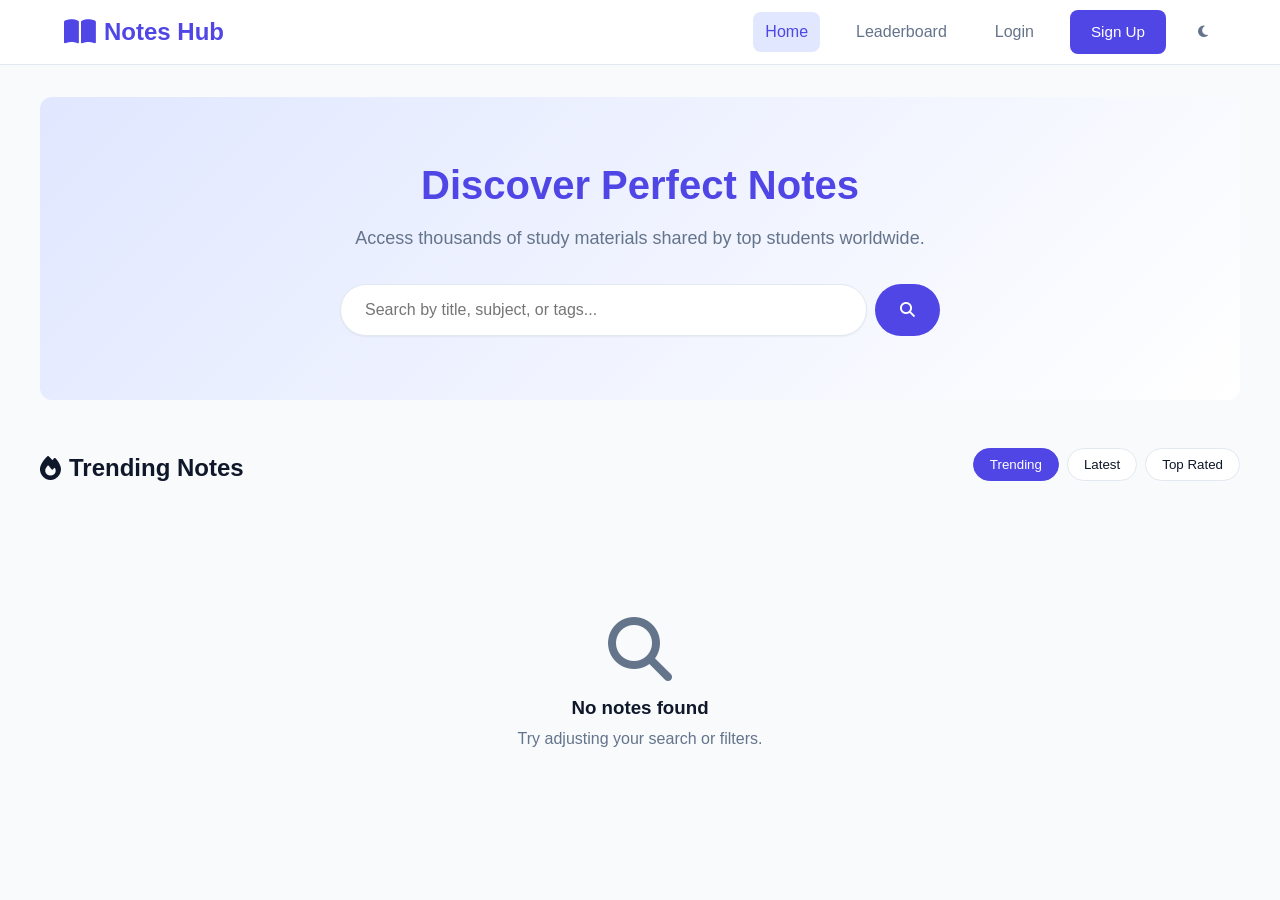
<file: index.html>
<!DOCTYPE html>
<html lang="en">

<head>
  <meta charset="UTF-8">
  <meta name="viewport" content="width=device-width, initial-scale=1.0">
  <title>Notes Hub - Discover Notes</title>
  <link rel="stylesheet" href="style.css">
  <link rel="stylesheet" href="https://cdnjs.cloudflare.com/ajax/libs/font-awesome/6.4.0/css/all.min.css">
  <style>
    .hero-section {
      text-align: center;
      padding: 4rem 1rem;
      background: linear-gradient(135deg, var(--primary-light), var(--surface-color));
      border-radius: var(--radius-lg);
      margin-bottom: 3rem;
    }

    .hero-title {
      font-size: 2.5rem;
      color: var(--primary-color);
      margin-bottom: 1rem;
    }

    .hero-subtitle {
      font-size: 1.125rem;
      color: var(--text-muted);
      max-width: 600px;
      margin: 0 auto 2rem;
    }

    .search-bar {
      max-width: 600px;
      margin: 0 auto;
      display: flex;
      gap: 0.5rem;
    }

    .search-input {
      flex: 1;
      padding: 1rem 1.5rem;
      border-radius: var(--radius-full);
      border: 1px solid var(--border-color);
      font-size: 1rem;
      box-shadow: var(--shadow-sm);
    }

    .search-input:focus {
      outline: none;
      border-color: var(--primary-color);
      box-shadow: 0 0 0 3px rgba(79, 70, 229, 0.2);
    }

    .section-header {
      display: flex;
      justify-content: space-between;
      align-items: center;
      margin-bottom: 2rem;
    }

    .section-title {
      font-size: 1.5rem;
      display: flex;
      align-items: center;
      gap: 0.5rem;
    }

    .rating-stars {
      color: var(--warning-color);
      letter-spacing: 2px;
    }

    .filter-group {
      display: flex;
      gap: 0.5rem;
      overflow-x: auto;
      padding-bottom: 0.5rem;
    }

    .filter-btn {
      padding: 0.5rem 1rem;
      border-radius: var(--radius-full);
      background: var(--surface-color);
      border: 1px solid var(--border-color);
      color: var(--text-main);
      white-space: nowrap;
      transition: all var(--transition-fast);
    }

    .filter-btn.active,
    .filter-btn:hover {
      background: var(--primary-color);
      color: white;
      border-color: var(--primary-color);
    }
  </style>
</head>

<body>
  <nav class="navbar">
    <div class="container nav-container">
      <a href="index.html" class="nav-logo">
        <i class="fas fa-book-open"></i>
        Notes Hub
      </a>
      <div class="nav-links">
        <a href="index.html" class="nav-link active">Home</a>
        <a href="upload.html" class="nav-link auth-user-only">Upload</a>
        <a href="leaderboard.html" class="nav-link">Leaderboard</a>
        <a href="saved.html" class="nav-link auth-user-only">Saved Notes</a>
        <a href="profile.html" class="nav-link auth-user-only">Profile</a>
        <a href="login.html" class="nav-link auth-guest-only">Login</a>
        <a href="signup.html" class="btn btn-primary auth-guest-only">Sign Up</a>
        <button id="theme-toggle" class="btn-icon" title="Toggle Theme">
          <i class="fas fa-moon"></i>
        </button>
        <button id="logout-btn" class="btn-icon auth-user-only" title="Logout">
          <i class="fas fa-sign-out-alt"></i>
        </button>
      </div>
      <button class="btn-icon mobile-menu-btn">
        <i class="fas fa-bars"></i>
      </button>
    </div>
  </nav>

  <main class="main-content container">
    <section class="hero-section">
      <h1 class="hero-title">Discover Perfect Notes</h1>
      <p class="hero-subtitle">Access thousands of study materials shared by top students worldwide.</p>
      <div class="search-bar">
        <input type="text" id="search-input" class="search-input" placeholder="Search by title, subject, or tags...">
        <button class="btn btn-primary" style="border-radius: var(--radius-full); padding: 0 1.5rem;"
          onclick="filterFeed()">
          <i class="fas fa-search"></i>
        </button>
      </div>
    </section>

    <!-- Controls -->
    <div class="section-header mb-8">
      <h2 class="section-title" id="feed-title"><i class="fas fa-fire text-danger"></i> Trending Notes</h2>
      <div class="filter-group">
        <button class="filter-btn active" data-filter="trending">Trending</button>
        <button class="filter-btn" data-filter="latest">Latest</button>
        <button class="filter-btn" data-filter="top">Top Rated</button>
      </div>
    </div>

    <!-- Notes Feed -->
    <div id="notes-grid" class="grid grid-cols-3 gap-6 mb-8">
      <!-- Notes injected here -->
    </div>

    <div id="empty-state" class="text-center py-8" style="display: none; padding: 4rem 1rem;">
      <i class="fas fa-search fa-4x text-muted mb-4"></i>
      <h3>No notes found</h3>
      <p class="text-muted mt-2">Try adjusting your search or filters.</p>
    </div>

  </main>

  <!-- Global Modal for Preview -->
  <div class="modal-overlay" id="preview-modal">
    <div class="modal-content">
      <div class="modal-header">
        <h3 id="preview-title">Preview</h3>
        <button class="btn-icon" id="close-modal"><i class="fas fa-times"></i></button>
      </div>
      <div class="modal-body" id="preview-body" style="height: 60vh; display: flex; flex-direction: column;">
        <!-- Inject Preview -->
      </div>
      <div class="card-footer" style="padding: 1rem 1.5rem;" id="preview-footer">
        <!-- Interactive actions (rate, comment) -->
      </div>
    </div>
  </div>

  <script src="script.js"></script>
  <script>
    let currentFilter = 'trending';

    document.addEventListener('DOMContentLoaded', () => {
      renderFeed();

      // Search bindings
      document.getElementById('search-input').addEventListener('input', (e) => {
        filterFeed(e.target.value.toLowerCase());
      });

      // Filter bindings
      document.querySelectorAll('.filter-btn').forEach(btn => {
        btn.addEventListener('click', (e) => {
          document.querySelectorAll('.filter-btn').forEach(b => b.classList.remove('active'));
          e.target.classList.add('active');
          currentFilter = e.target.getAttribute('data-filter');

          const titleMap = {
            'trending': '<i class="fas fa-fire text-danger"></i> Trending Notes',
            'latest': '<i class="fas fa-clock text-primary"></i> Latest Uploads',
            'top': '<i class="fas fa-star text-warning"></i> Top Rated Notes'
          };
          document.getElementById('feed-title').innerHTML = titleMap[currentFilter];

          renderFeed(document.getElementById('search-input').value.toLowerCase());
        });
      });

      // Modal Setup
      document.getElementById('close-modal').addEventListener('click', () => {
        document.getElementById('preview-modal').classList.remove('active');
        document.getElementById('preview-body').innerHTML = ''; // clear heavy DOM
      });
      document.getElementById('preview-modal').addEventListener('click', (e) => {
        if (e.target === document.getElementById('preview-modal')) {
          document.getElementById('close-modal').click();
        }
      });
    });

    function getStars(rating) {
      const full = Math.floor(rating);
      const half = rating % 1 >= 0.5 ? 1 : 0;
      const empty = 5 - full - half;
      return `${'<i class="fas fa-star"></i>'.repeat(full)}${'<i class="fas fa-star-half-alt"></i>'.repeat(half)}${'<i class="far fa-star"></i>'.repeat(empty)}`;
    }

    function renderFeed(searchQuery = '') {
      let notes = db.getNotes();

      // Apply Search
      if (searchQuery) {
        notes = notes.filter(n =>
          n.title.toLowerCase().includes(searchQuery) ||
          n.subject.toLowerCase().includes(searchQuery) ||
          n.tags.some(t => t.toLowerCase().includes(searchQuery)) ||
          n.uploaderName.toLowerCase().includes(searchQuery)
        );
      }

      // Apply Sort
      if (currentFilter === 'latest') {
        notes.sort((a, b) => new Date(b.uploadDate) - new Date(a.uploadDate));
      } else if (currentFilter === 'top') {
        notes.sort((a, b) => b.averageRating - a.averageRating);
      } else if (currentFilter === 'trending') {
        // Simple trending algo: downloads + rating
        notes.sort((a, b) => (b.downloadCount + b.averageRating * 5) - (a.downloadCount + a.averageRating * 5));
      }

      const grid = document.getElementById('notes-grid');
      const emptyState = document.getElementById('empty-state');
      grid.innerHTML = '';

      if (notes.length === 0) {
        emptyState.style.display = 'block';
        return;
      }

      emptyState.style.display = 'none';

      // Render Cards
      notes.forEach(note => {
        const isBookmarked = state.currentUser ? db.getBookmarks(state.currentUser.userId).includes(note.noteId) : false;

        const card = document.createElement('div');
        card.className = 'card note-card';
        card.innerHTML = `
          <div class="card-body">
            <div style="display: flex; justify-content: space-between; align-items: flex-start; margin-bottom: 0.5rem;">
              <span style="font-size: 0.75rem; font-weight: 600; text-transform: uppercase; color: var(--primary-color);">
                ${note.subject}
              </span>
              <button class="btn-icon bookmark-btn" data-id="${note.noteId}" title="Bookmark">
                <i class="${isBookmarked ? 'fas text-primary' : 'far'} fa-bookmark"></i>
              </button>
            </div>
            <h3 class="note-title">${note.title}</h3>
            <div class="note-meta">
              <span><i class="far fa-user"></i> ${note.uploaderName}</span>
              <span><i class="far fa-calendar-alt"></i> ${formatDate(note.uploadDate)}</span>
            </div>
            <div class="rating-stars mb-4" title="${note.averageRating} out of 5">
              ${getStars(note.averageRating)} <span class="text-muted" style="font-size:0.8rem; letter-spacing:0">(${note.ratingCount})</span>
            </div>
            <div class="note-tags">
              ${note.tags.slice(0, 3).map(t => `<span class="tag">${t}</span>`).join('')}
              ${note.tags.length > 3 ? `<span class="tag">+${note.tags.length - 3}</span>` : ''}
            </div>
          </div>
          <div class="card-footer">
             <div style="display:flex; gap:0.5rem">
               <button class="btn btn-secondary btn-sm preview-btn" data-id="${note.noteId}"><i class="fas fa-eye"></i> Preview</button>
             </div>
             <div class="text-muted" style="font-size: 0.875rem;">
               <i class="fas fa-download"></i> <span id="dl-count-${note.noteId}">${note.downloadCount}</span>
             </div>
          </div>
        `;
        grid.appendChild(card);
      });

      attachCardEvents();
    }

    function attachCardEvents() {
      // Bookmark Click
      document.querySelectorAll('.bookmark-btn').forEach(btn => {
        btn.addEventListener('click', (e) => {
          if (!requireAuth()) return;
          const noteId = e.currentTarget.getAttribute('data-id');
          const isMarked = db.toggleBookmark(state.currentUser.userId, noteId);
          const icon = e.currentTarget.querySelector('i');

          if (isMarked) {
            icon.className = 'fas fa-bookmark text-primary';
            showToast('Note saved to bookmarks', 'success');
          } else {
            icon.className = 'far fa-bookmark';
            showToast('Note removed from bookmarks', 'info');
          }
        });
      });

      // Preview Click
      document.querySelectorAll('.preview-btn').forEach(btn => {
        btn.addEventListener('click', (e) => {
          const noteId = e.currentTarget.getAttribute('data-id');
          openPreviewModal(noteId);
        });
      });
    }

    // Modal and Previewing Logic
    async function openPreviewModal(noteId) {
      const note = db.getNoteById(noteId);
      if (!note) return;

      document.getElementById('preview-title').innerText = note.title;
      const body = document.getElementById('preview-body');
      const footer = document.getElementById('preview-footer');

      body.innerHTML = '<div style="display:flex;justify-content:center;align-items:center;height:100%"><div class="loader"></div></div>';
      document.getElementById('preview-modal').classList.add('active');

      try {
        const blob = await fileDB.getFile(note.fileId);
        const url = URL.createObjectURL(blob);

        let previewHtml = '';
        if (note.fileType.includes('pdf')) {
          previewHtml = `<embed src="${url}#toolbar=0" type="application/pdf" width="100%" height="100%">`;
        } else if (note.fileType.includes('image')) {
          previewHtml = `<div style="text-align:center; height:100%; overflow:auto;">
                          <img src="${url}" style="max-width:100%; object-fit:contain;">
                         </div>`;
        } else {
          previewHtml = `<div style="text-align:center; padding: 3rem;">
                          <i class="fas fa-file-alt fa-4x text-muted mb-4"></i>
                          <h4>Preview not available for this format</h4>
                          <p class="text-muted mt-2">Please download the file to view its contents.</p>
                         </div>`;
        }

        body.innerHTML = previewHtml;

        // Render Action Footer (Like, Download, Comment)
        const myRating = (state.currentUser && db.getRatings()[noteId] && db.getRatings()[noteId][state.currentUser.userId]) || 0;

        footer.innerHTML = `
          <div style="display:flex; gap: 0.5rem; align-items:center;">
             <span>Rate:</span>
             <div class="interactive-stars" id="star-rater" data-note="${noteId}">
                ${[1, 2, 3, 4, 5].map(v =>
          `<i class="${v <= myRating ? 'fas text-warning' : 'far text-muted'} fa-star" data-val="${v}" style="cursor:pointer; font-size:1.2rem;" title="${v} Star"></i>`
        ).join('')}
             </div>
          </div>
          <div>
            <!-- We can add a go to comments button or direct download -->
            <button class="btn btn-primary download-action-btn" data-id="${noteId}">
              <i class="fas fa-download"></i> Download (${(blob.size / 1024 / 1024).toFixed(2)} MB)
            </button>
          </div>
        `;

        // Attach rater events
        const stars = footer.querySelectorAll('#star-rater i');
        stars.forEach(s => {
          s.addEventListener('click', (e) => {
            if (!requireAuth()) return;
            const val = parseInt(e.target.getAttribute('data-val'));
            db.rateNote(noteId, state.currentUser.userId, val);
            showToast('Rating updated!', 'success');
            // Re-render modal footer stars
            stars.forEach((st, idx) => {
              st.className = (idx < val) ? 'fas fa-star text-warning' : 'far fa-star text-muted';
            });
            // Check badges
            checkAndAwardBadges(note.uploaderId);
            // Background update feed silently
            renderFeed(document.getElementById('search-input').value.toLowerCase());
          });
        });

        // Attach download event
        footer.querySelector('.download-action-btn').addEventListener('click', () => {
          const a = document.createElement('a');
          a.href = url;
          a.download = note.fileName;
          document.body.appendChild(a);
          a.click();
          a.remove();

          // Update download count
          note.downloadCount++;
          db.updateNote(note);

          // Update badges for uploader
          checkAndAwardBadges(note.uploaderId);

          // Update user's download stat
          if (state.currentUser) {
            const u = db.getUserById(state.currentUser.userId);
            u.downloads++;
            db.updateUser(u);
          }

          document.getElementById(`dl-count-${noteId}`).innerText = note.downloadCount;

          showToast('Download started', 'success');
        });

      } catch (e) {
        console.error(e);
        body.innerHTML = `<div style="text-align:center; padding:2rem; color:var(--danger-color)">
                            <i class="fas fa-exclamation-triangle fa-3x mb-2"></i>
                            <p>Error loading file preview. The file may be corrupted or missing.</p>
                          </div>`;
      }
    }
  </script>
</body>

</html>
</file>
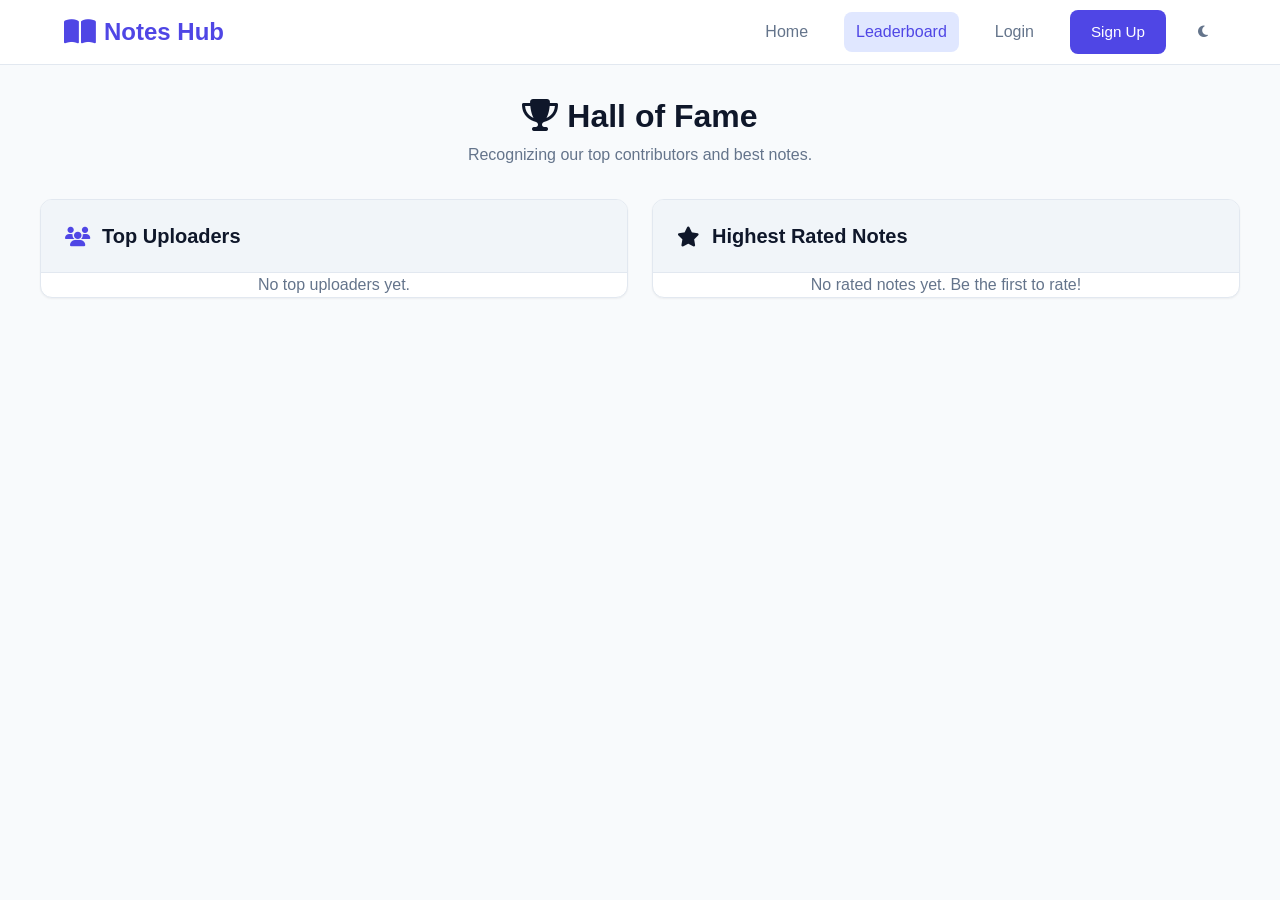
<file: leaderboard.html>
<!DOCTYPE html>
<html lang="en">

<head>
  <meta charset="UTF-8">
  <meta name="viewport" content="width=device-width, initial-scale=1.0">
  <title>Leaderboard - Notes Hub</title>
  <link rel="stylesheet" href="style.css">
  <link rel="stylesheet" href="https://cdnjs.cloudflare.com/ajax/libs/font-awesome/6.4.0/css/all.min.css">
  <style>
    .leaderboard-title {
      text-align: center;
      margin-bottom: 2rem;
      color: var(--primary-color);
    }

    .leaderboard-section {
      background: var(--surface-color);
      border-radius: var(--radius-lg);
      border: 1px solid var(--border-color);
      overflow: hidden;
      margin-bottom: 3rem;
      box-shadow: var(--shadow-sm);
    }

    .leaderboard-header {
      padding: 1.5rem;
      background: var(--surface-hover);
      border-bottom: 1px solid var(--border-color);
      display: flex;
      align-items: center;
      gap: 0.75rem;
    }

    .leaderboard-header h2 {
      margin: 0;
      font-size: 1.25rem;
    }

    .lb-row {
      display: flex;
      align-items: center;
      padding: 1rem 1.5rem;
      border-bottom: 1px solid var(--border-color);
      transition: background-color var(--transition-fast);
    }

    .lb-row:last-child {
      border-bottom: none;
    }

    .lb-row:hover {
      background-color: var(--bg-color);
    }

    .lb-rank {
      width: 40px;
      font-weight: 700;
      font-size: 1.2rem;
      color: var(--text-muted);
    }

    .lb-rank.gold {
      color: #fbbf24;
      font-size: 1.5rem;
    }

    .lb-rank.silver {
      color: #9ca3af;
      font-size: 1.3rem;
    }

    .lb-rank.bronze {
      color: #b45309;
      font-size: 1.2rem;
    }

    .lb-main {
      flex: 1;
      display: flex;
      align-items: center;
      gap: 1rem;
    }

    .lb-avatar {
      width: 40px;
      height: 40px;
      border-radius: 50%;
      background: var(--primary-light);
      color: var(--primary-color);
      display: flex;
      align-items: center;
      justify-content: center;
      font-weight: 600;
    }

    .lb-name {
      font-weight: 600;
      color: var(--text-main);
    }

    .lb-stat {
      text-align: right;
      font-weight: 600;
      color: var(--primary-color);
    }

    .lb-stat span {
      display: block;
      font-size: 0.75rem;
      color: var(--text-muted);
      font-weight: 400;
    }
  </style>
</head>

<body>
  <nav class="navbar">
    <div class="container nav-container">
      <a href="index.html" class="nav-logo">
        <i class="fas fa-book-open"></i>
        Notes Hub
      </a>
      <div class="nav-links">
        <a href="index.html" class="nav-link">Home</a>
        <a href="upload.html" class="nav-link auth-user-only">Upload</a>
        <a href="leaderboard.html" class="nav-link active">Leaderboard</a>
        <a href="saved.html" class="nav-link auth-user-only">Saved Notes</a>
        <a href="profile.html" class="nav-link auth-user-only">Profile</a>
        <a href="login.html" class="nav-link auth-guest-only">Login</a>
        <a href="signup.html" class="btn btn-primary auth-guest-only">Sign Up</a>
        <button id="theme-toggle" class="btn-icon" title="Toggle Theme">
          <i class="fas fa-moon"></i>
        </button>
        <button id="logout-btn" class="btn-icon auth-user-only" title="Logout">
          <i class="fas fa-sign-out-alt"></i>
        </button>
      </div>
      <button class="btn-icon mobile-menu-btn">
        <i class="fas fa-bars"></i>
      </button>
    </div>
  </nav>

  <main class="main-content container">
    <div class="leaderboard-title">
      <h1><i class="fas fa-trophy"></i> Hall of Fame</h1>
      <p class="text-muted mt-2">Recognizing our top contributors and best notes.</p>
    </div>

    <div class="grid grid-cols-2 gap-6">

      <!-- Top Uploaders -->
      <section class="leaderboard-section">
        <div class="leaderboard-header">
          <i class="fas fa-users text-primary fa-lg"></i>
          <h2>Top Uploaders</h2>
        </div>
        <div id="users-lb">
          <!-- Injected JS -->
        </div>
      </section>

      <!-- Top Notes -->
      <section class="leaderboard-section">
        <div class="leaderboard-header">
          <i class="fas fa-star text-warning fa-lg"></i>
          <h2>Highest Rated Notes</h2>
        </div>
        <div id="notes-lb">
          <!-- Injected JS -->
        </div>
      </section>

    </div>
  </main>

  <script src="script.js"></script>
  <script>
    document.addEventListener('DOMContentLoaded', () => {
      renderUploaders();
      renderNotes();
    });

    function getRankHtml(index) {
      if (index === 0) return `<div class="lb-rank gold"><i class="fas fa-medal"></i></div>`;
      if (index === 1) return `<div class="lb-rank silver"><i class="fas fa-medal"></i></div>`;
      if (index === 2) return `<div class="lb-rank bronze"><i class="fas fa-medal"></i></div>`;
      return `<div class="lb-rank">#${index + 1}</div>`;
    }

    function renderUploaders() {
      const users = db.getUsers().sort((a, b) => b.uploads - a.uploads).slice(0, 10);
      const container = document.getElementById('users-lb');

      if (users.length === 0 || users[0].uploads === 0) {
        container.innerHTML = `<div class="text-center py-8 text-muted">No top uploaders yet.</div>`;
        return;
      }

      container.innerHTML = users.filter(u => u.uploads > 0).map((u, i) => `
        <div class="lb-row">
          ${getRankHtml(i)}
          <div class="lb-main">
            <div class="lb-avatar">${u.username.charAt(0).toUpperCase()}</div>
            <div class="lb-name">
              ${u.username}
              <div style="font-size:0.75rem; color:var(--text-muted); font-weight:400; margin-top:0.25rem;">
                ${u.badges.length > 0 ? `<i class="fas fa-tag text-warning"></i> ${u.badges[0]}` : ''}
              </div>
            </div>
          </div>
          <div class="lb-stat">
            ${u.uploads}
            <span>Uploads</span>
          </div>
        </div>
      `).join('');
    }

    function renderNotes() {
      // Must have at least 1 rating
      const notes = db.getNotes()
        .filter(n => n.ratingCount > 0)
        .sort((a, b) => parseFloat(b.averageRating) - parseFloat(a.averageRating))
        .slice(0, 10);

      const container = document.getElementById('notes-lb');

      if (notes.length === 0) {
        container.innerHTML = `<div class="text-center py-8 text-muted">No rated notes yet. Be the first to rate!</div>`;
        return;
      }

      container.innerHTML = notes.map((n, i) => `
        <div class="lb-row">
          ${getRankHtml(i)}
          <div class="lb-main block">
            <div class="lb-name" style="margin-bottom:0.25rem;">${n.title}</div>
            <div style="font-size:0.8rem; color:var(--text-muted)">
              By ${n.uploaderName} &bull; ${n.subject}
            </div>
          </div>
          <div class="lb-stat" style="color:var(--warning-color)">
            <i class="fas fa-star"></i> ${n.averageRating}
            <span>${n.ratingCount} ratings</span>
          </div>
        </div>
      `).join('');
    }
  </script>
</body>

</html>
</file>
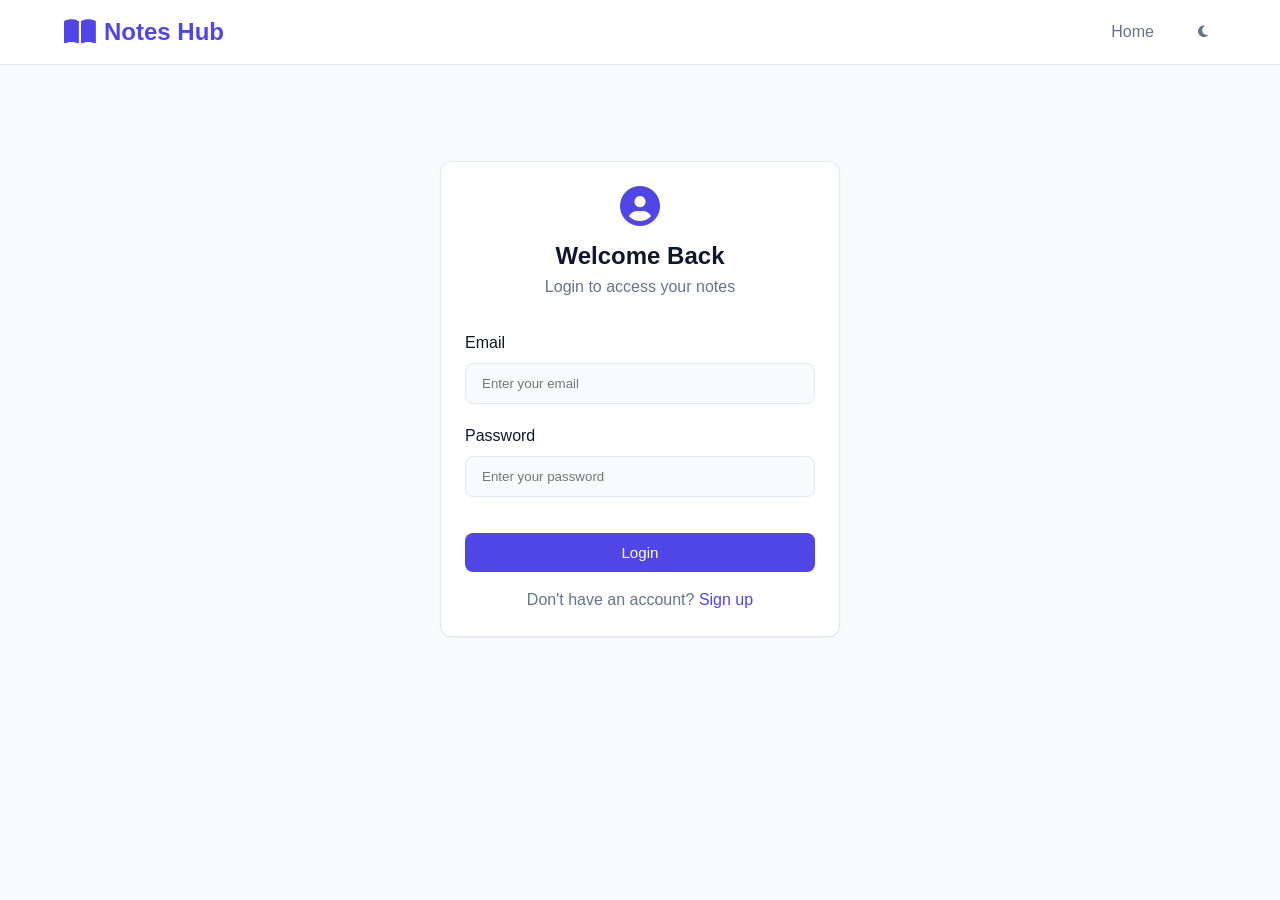
<file: login.html>
<!DOCTYPE html>
<html lang="en">

<head>
  <meta charset="UTF-8">
  <meta name="viewport" content="width=device-width, initial-scale=1.0">
  <title>Login - Notes Hub</title>
  <link rel="stylesheet" href="style.css">
  <link rel="stylesheet" href="https://cdnjs.cloudflare.com/ajax/libs/font-awesome/6.4.0/css/all.min.css">
  <style>
    .auth-container {
      max-width: 400px;
      margin: 4rem auto;
    }

    .auth-header {
      text-align: center;
      margin-bottom: 2rem;
    }

    .auth-logo {
      font-size: 2.5rem;
      color: var(--primary-color);
      margin-bottom: 1rem;
    }
  </style>
</head>

<body>
  <nav class="navbar">
    <div class="container nav-container">
      <a href="index.html" class="nav-logo">
        <i class="fas fa-book-open"></i>
        Notes Hub
      </a>
      <div class="nav-links">
        <a href="index.html" class="nav-link">Home</a>
        <button id="theme-toggle" class="btn-icon" title="Toggle Theme">
          <i class="fas fa-moon"></i>
        </button>
      </div>
    </div>
  </nav>

  <main class="main-content container">
    <div class="auth-container card">
      <div class="card-body">
        <div class="auth-header">
          <i class="fas fa-user-circle auth-logo"></i>
          <h2>Welcome Back</h2>
          <p class="text-muted mt-1">Login to access your notes</p>
        </div>

        <form id="login-form">
          <div class="form-group">
            <label for="email" class="form-label">Email</label>
            <input type="email" id="email" class="form-control" required placeholder="Enter your email">
          </div>
          <div class="form-group">
            <label for="password" class="form-label">Password</label>
            <input type="password" id="password" class="form-control" required placeholder="Enter your password">
          </div>
          <button type="submit" class="btn btn-primary w-full mt-4">Login</button>
        </form>

        <p class="text-center mt-4 text-muted">
          Don't have an account? <a href="signup.html">Sign up</a>
        </p>
      </div>
    </div>
  </main>

  <script src="script.js"></script>
  <script>
    document.addEventListener('DOMContentLoaded', () => {
      // If already logged in, redirect
      if (state.currentUser) {
        window.location.href = 'index.html';
      }

      const form = document.getElementById('login-form');
      form.addEventListener('submit', (e) => {
        e.preventDefault();
        const email = document.getElementById('email').value.trim();
        const password = document.getElementById('password').value;

        const user = db.getUserByEmail(email);

        if (!user || user.password !== password) {
          showToast('Invalid email or password', 'error');
          return;
        }

        // Success
        localStorage.setItem('activeUser', user.userId);
        state.currentUser = user;
        showToast(`Welcome back, ${user.username}!`, 'success');

        setTimeout(() => {
          const redirect = localStorage.getItem('redirectAfterLogin') || 'index.html';
          localStorage.removeItem('redirectAfterLogin');
          window.location.href = redirect;
        }, 1000);
      });
    });
  </script>
</body>

</html>
</file>
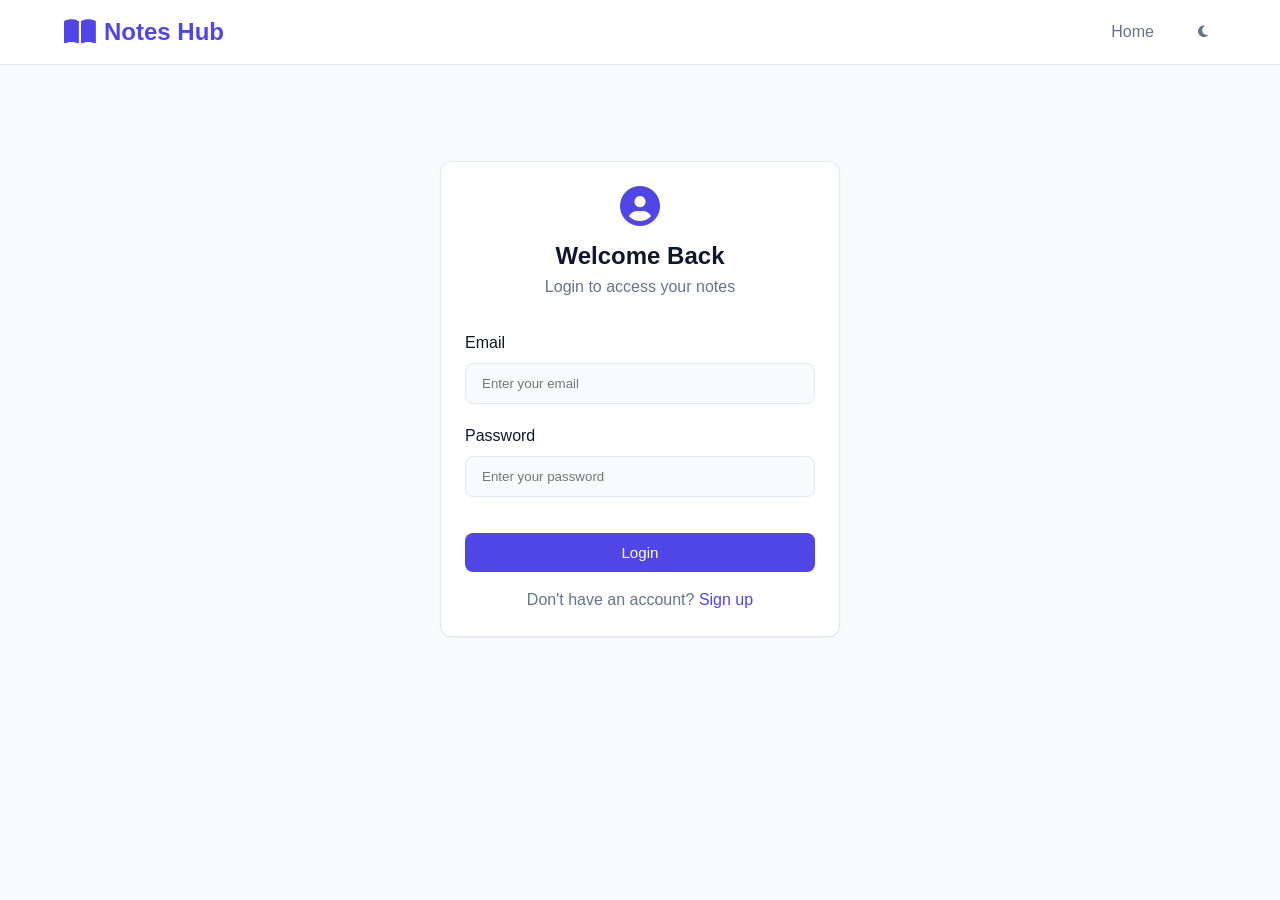
<file: profile.html>
<!DOCTYPE html>
<html lang="en">

<head>
  <meta charset="UTF-8">
  <meta name="viewport" content="width=device-width, initial-scale=1.0">
  <title>Your Profile - Notes Hub</title>
  <link rel="stylesheet" href="style.css">
  <link rel="stylesheet" href="https://cdnjs.cloudflare.com/ajax/libs/font-awesome/6.4.0/css/all.min.css">
  <style>
    .profile-header {
      display: flex;
      flex-direction: column;
      align-items: center;
      text-align: center;
      padding: 3rem 1.5rem;
      background: linear-gradient(135deg, var(--primary-light), var(--surface-color));
      border-radius: var(--radius-lg);
      margin-bottom: 2rem;
    }

    .profile-avatar {
      width: 120px;
      height: 120px;
      background-color: var(--primary-color);
      color: white;
      border-radius: 50%;
      display: flex;
      align-items: center;
      justify-content: center;
      font-size: 3rem;
      margin-bottom: 1.5rem;
      box-shadow: var(--shadow-md);
    }

    .profile-name {
      font-size: 2rem;
      color: var(--text-main);
      margin-bottom: 0.5rem;
    }

    .profile-join-date {
      color: var(--text-muted);
      margin-bottom: 1.5rem;
    }

    .stats-grid {
      display: grid;
      grid-template-columns: repeat(3, 1fr);
      gap: 1.5rem;
      width: 100%;
      max-width: 800px;
      margin-bottom: 2rem;
    }

    .stat-card {
      background-color: var(--surface-color);
      padding: 1.5rem;
      border-radius: var(--radius-md);
      border: 1px solid var(--border-color);
      box-shadow: var(--shadow-sm);
    }

    .stat-value {
      font-size: 2rem;
      font-weight: 700;
      color: var(--primary-color);
      margin-bottom: 0.5rem;
    }

    .stat-label {
      color: var(--text-muted);
      font-weight: 500;
    }

    .badges-section {
      width: 100%;
      max-width: 800px;
      background-color: var(--surface-color);
      padding: 2rem;
      border-radius: var(--radius-lg);
      border: 1px solid var(--border-color);
    }

    .badges-container {
      display: flex;
      flex-wrap: wrap;
      gap: 1rem;
      margin-top: 1rem;
      justify-content: center;
    }

    .empty-badges {
      color: var(--text-muted);
      font-style: italic;
    }

    @media (max-width: 768px) {
      .stats-grid {
        grid-template-columns: 1fr;
      }
    }
  </style>
</head>

<body>
  <nav class="navbar">
    <div class="container nav-container">
      <a href="index.html" class="nav-logo">
        <i class="fas fa-book-open"></i>
        Notes Hub
      </a>
      <div class="nav-links">
        <a href="index.html" class="nav-link">Home</a>
        <a href="upload.html" class="nav-link auth-user-only">Upload</a>
        <a href="leaderboard.html" class="nav-link">Leaderboard</a>
        <a href="saved.html" class="nav-link auth-user-only">Saved Notes</a>
        <a href="profile.html" class="nav-link active auth-user-only">Profile</a>
        <button id="theme-toggle" class="btn-icon" title="Toggle Theme">
          <i class="fas fa-moon"></i>
        </button>
        <button id="logout-btn" class="btn-icon auth-user-only" title="Logout">
          <i class="fas fa-sign-out-alt"></i>
        </button>
      </div>
      <button class="btn-icon mobile-menu-btn">
        <i class="fas fa-bars"></i>
      </button>
    </div>
  </nav>

  <main class="main-content container">
    <div class="profile-header">
      <div class="profile-avatar">
        <i class="fas fa-user"></i>
      </div>
      <h1 class="profile-name" id="p-username">User</h1>
      <p class="profile-join-date" id="p-join">Joined ...</p>

      <div class="stats-grid">
        <div class="stat-card">
          <div class="stat-value" id="p-uploads">0</div>
          <div class="stat-label">Total Uploads</div>
        </div>
        <div class="stat-card">
          <div class="stat-value" id="p-downloads">0</div>
          <div class="stat-label">Notes Downloaded</div>
        </div>
        <div class="stat-card">
          <div class="stat-value" id="p-rating">0.0</div>
          <div class="stat-label">Avg Rating</div>
        </div>
      </div>

      <div class="badges-section">
        <h3><i class="fas fa-medal text-warning"></i> Your Achievements</h3>
        <div class="badges-container" id="badges-container">
          <!-- dynamically injected -->
        </div>
      </div>
    </div>

    <!-- My Uploaded Notes -->
    <h2 class="mb-4"><i class="fas fa-cloud-upload-alt text-primary"></i> My Uploads</h2>
    <div id="my-notes-grid" class="grid grid-cols-3 gap-6 mb-8"></div>
    <div id="empty-state" class="text-center py-8" style="display: none;">
      <i class="fas fa-file-excel fa-3x text-muted mb-4"></i>
      <p class="text-muted">You haven't uploaded any notes yet.</p>
      <a href="upload.html" class="btn btn-primary mt-4">Upload Now</a>
    </div>
  </main>

  <script src="script.js"></script>
  <script>
    document.addEventListener('DOMContentLoaded', () => {
      if (!requireAuth()) return;

      const user = db.getUserById(state.currentUser.userId);
      if (!user) return; // fail safe

      // Render details
      document.getElementById('p-username').innerText = user.username;
      document.getElementById('p-join').innerText = `Joined ${formatDate(user.joinDate)}`;
      document.getElementById('p-uploads').innerText = user.uploads;
      document.getElementById('p-downloads').innerText = user.downloads;
      document.getElementById('p-rating').innerText = user.averageRating;

      // Render Badges
      const badgesContainer = document.getElementById('badges-container');
      if (user.badges && user.badges.length > 0) {
        badgesContainer.innerHTML = user.badges.map(b =>
          `<span class="badge"><i class="fas fa-star"></i> ${b}</span>`
        ).join('');
      } else {
        badgesContainer.innerHTML = `<span class="empty-badges">Complete actions like uploading and rating to earn badges!</span>`;
      }

      // Render Uploads
      const myNotes = db.getNotes().filter(n => n.uploaderId === user.userId);
      const grid = document.getElementById('my-notes-grid');
      const emptyState = document.getElementById('empty-state');

      if (myNotes.length === 0) {
        emptyState.style.display = 'block';
      } else {
        emptyState.style.display = 'none';
        myNotes.sort((a, b) => new Date(b.uploadDate) - new Date(a.uploadDate)).forEach(note => {
          const card = document.createElement('div');
          card.className = 'card note-card';
          card.innerHTML = `
            <div class="card-body">
              <span style="font-size: 0.75rem; font-weight: 600; text-transform: uppercase; color: var(--primary-color);">
                ${note.subject}
              </span>
              <h3 class="note-title mt-1">${note.title}</h3>
              <div class="note-meta mt-2 mb-2">
                <span><i class="far fa-calendar-alt"></i> ${formatDate(note.uploadDate)}</span>
              </div>
              <div class="text-warning mb-2" style="font-size: 0.9rem;">
                <i class="fas fa-star"></i> ${note.averageRating} (${note.ratingCount})
              </div>
            </div>
            <div class="card-footer text-muted justify-content-start" style="gap:1rem;">
               <span><i class="fas fa-download"></i> ${note.downloadCount}</span>
            </div>
          `;
          grid.appendChild(card);
        });
      }
    });
  </script>
</body>

</html>
</file>
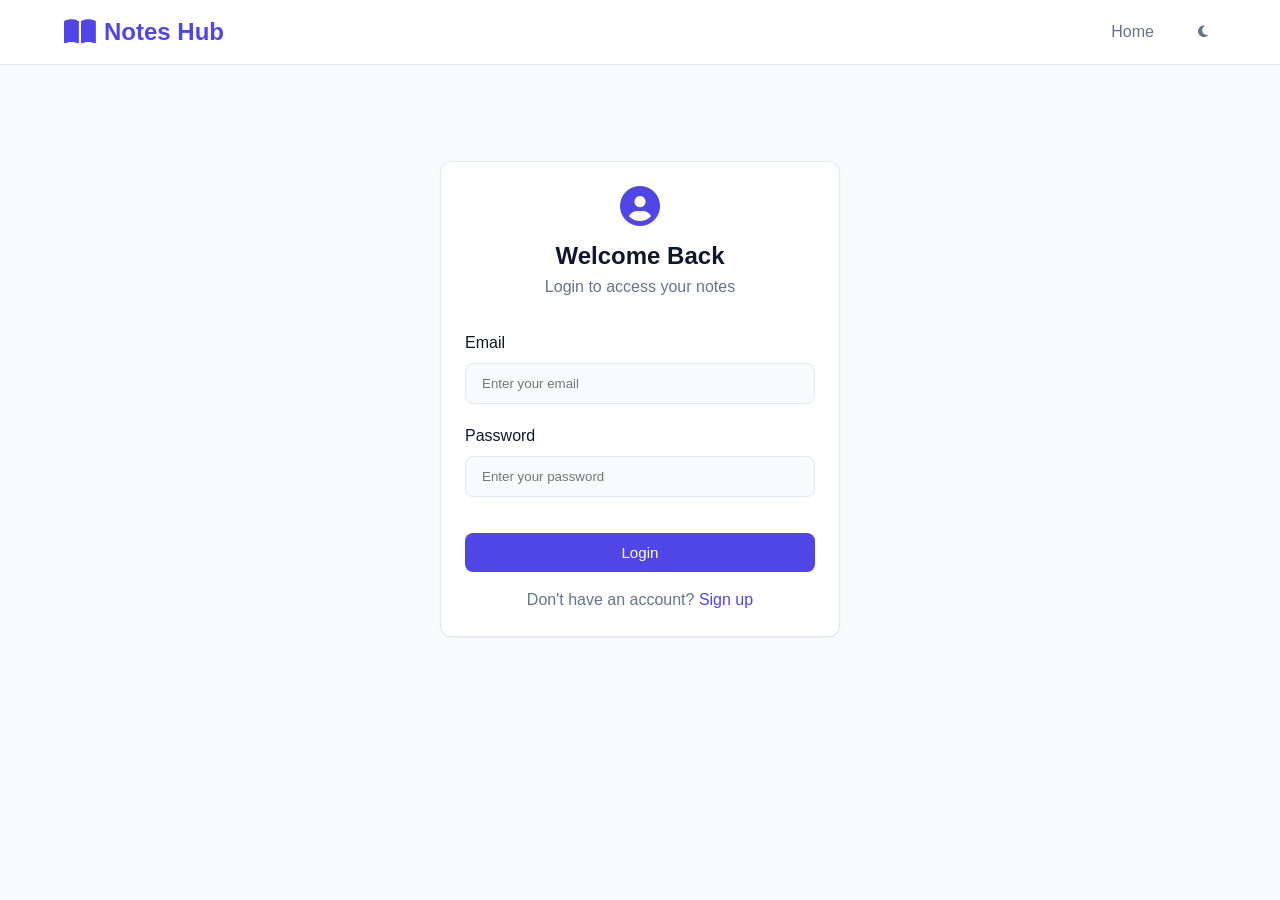
<file: saved.html>
<!DOCTYPE html>
<html lang="en">

<head>
  <meta charset="UTF-8">
  <meta name="viewport" content="width=device-width, initial-scale=1.0">
  <title>Saved Notes - Notes Hub</title>
  <link rel="stylesheet" href="style.css">
  <link rel="stylesheet" href="https://cdnjs.cloudflare.com/ajax/libs/font-awesome/6.4.0/css/all.min.css">
</head>

<body>
  <nav class="navbar">
    <div class="container nav-container">
      <a href="index.html" class="nav-logo">
        <i class="fas fa-book-open"></i>
        Notes Hub
      </a>
      <div class="nav-links">
        <a href="index.html" class="nav-link">Home</a>
        <a href="upload.html" class="nav-link auth-user-only">Upload</a>
        <a href="leaderboard.html" class="nav-link">Leaderboard</a>
        <a href="saved.html" class="nav-link active auth-user-only">Saved Notes</a>
        <a href="profile.html" class="nav-link auth-user-only">Profile</a>
        <button id="theme-toggle" class="btn-icon" title="Toggle Theme">
          <i class="fas fa-moon"></i>
        </button>
        <button id="logout-btn" class="btn-icon auth-user-only" title="Logout">
          <i class="fas fa-sign-out-alt"></i>
        </button>
      </div>
      <button class="btn-icon mobile-menu-btn">
        <i class="fas fa-bars"></i>
      </button>
    </div>
  </nav>

  <main class="main-content container">
    <h1 class="mb-2"><i class="fas fa-bookmark text-primary"></i> My Saved Notes</h1>
    <p class="text-muted mb-8">Access your bookmarked materials quickly.</p>

    <div id="notes-grid" class="grid grid-cols-3 gap-6 mb-8">
      <!-- Notes injected here -->
    </div>

    <div id="empty-state" class="text-center py-8" style="display: none; padding: 4rem 1rem;">
      <i class="far fa-bookmark fa-4x text-muted mb-4"></i>
      <h3>No saved notes</h3>
      <p class="text-muted mt-2">Browse the feed and bookmark notes you want to read later.</p>
      <a href="index.html" class="btn btn-primary mt-4">Browse Notes</a>
    </div>

  </main>

  <script src="script.js"></script>
  <script>
    document.addEventListener('DOMContentLoaded', () => {
      if (!requireAuth()) return;
      renderSavedFeed();
    });

    function getStars(rating) {
      const full = Math.floor(rating);
      const half = rating % 1 >= 0.5 ? 1 : 0;
      const empty = 5 - full - half;
      return `${'<i class="fas fa-star"></i>'.repeat(full)}${'<i class="fas fa-star-half-alt"></i>'.repeat(half)}${'<i class="far fa-star"></i>'.repeat(empty)}`;
    }

    function renderSavedFeed() {
      const bookmarks = db.getBookmarks(state.currentUser.userId);
      const allNotes = db.getNotes();

      const savedNotes = allNotes.filter(n => bookmarks.includes(n.noteId));

      const grid = document.getElementById('notes-grid');
      const emptyState = document.getElementById('empty-state');
      grid.innerHTML = '';

      if (savedNotes.length === 0) {
        emptyState.style.display = 'block';
        return;
      }

      emptyState.style.display = 'none';

      savedNotes.forEach(note => {
        const card = document.createElement('div');
        card.className = 'card note-card';
        card.innerHTML = `
          <div class="card-body">
            <div style="display: flex; justify-content: space-between; align-items: flex-start; margin-bottom: 0.5rem;">
              <span style="font-size: 0.75rem; font-weight: 600; text-transform: uppercase; color: var(--primary-color);">
                ${note.subject}
              </span>
              <button class="btn-icon bookmark-btn" data-id="${note.noteId}" title="Remove Bookmark">
                <i class="fas fa-bookmark text-primary"></i>
              </button>
            </div>
            <h3 class="note-title">${note.title}</h3>
            <div class="note-meta">
              <span><i class="far fa-user"></i> ${note.uploaderName}</span>
              <span><i class="far fa-calendar-alt"></i> ${formatDate(note.uploadDate)}</span>
            </div>
            <div class="rating-stars mb-4">
              ${getStars(note.averageRating)} <span class="text-muted" style="font-size:0.8rem;">(${note.ratingCount})</span>
            </div>
          </div>
          <div class="card-footer justify-content-start">
             <a href="index.html" class="btn btn-secondary btn-sm"><i class="fas fa-eye"></i> View in Feed</a>
          </div>
        `;
        grid.appendChild(card);
      });

      // Bookmark Removal
      document.querySelectorAll('.bookmark-btn').forEach(btn => {
        btn.addEventListener('click', (e) => {
          const noteId = e.currentTarget.getAttribute('data-id');
          db.toggleBookmark(state.currentUser.userId, noteId);
          showToast('Note removed from bookmarks', 'info');
          // Re-render
          renderSavedFeed();
        });
      });
    }
  </script>
</body>

</html>
</file>
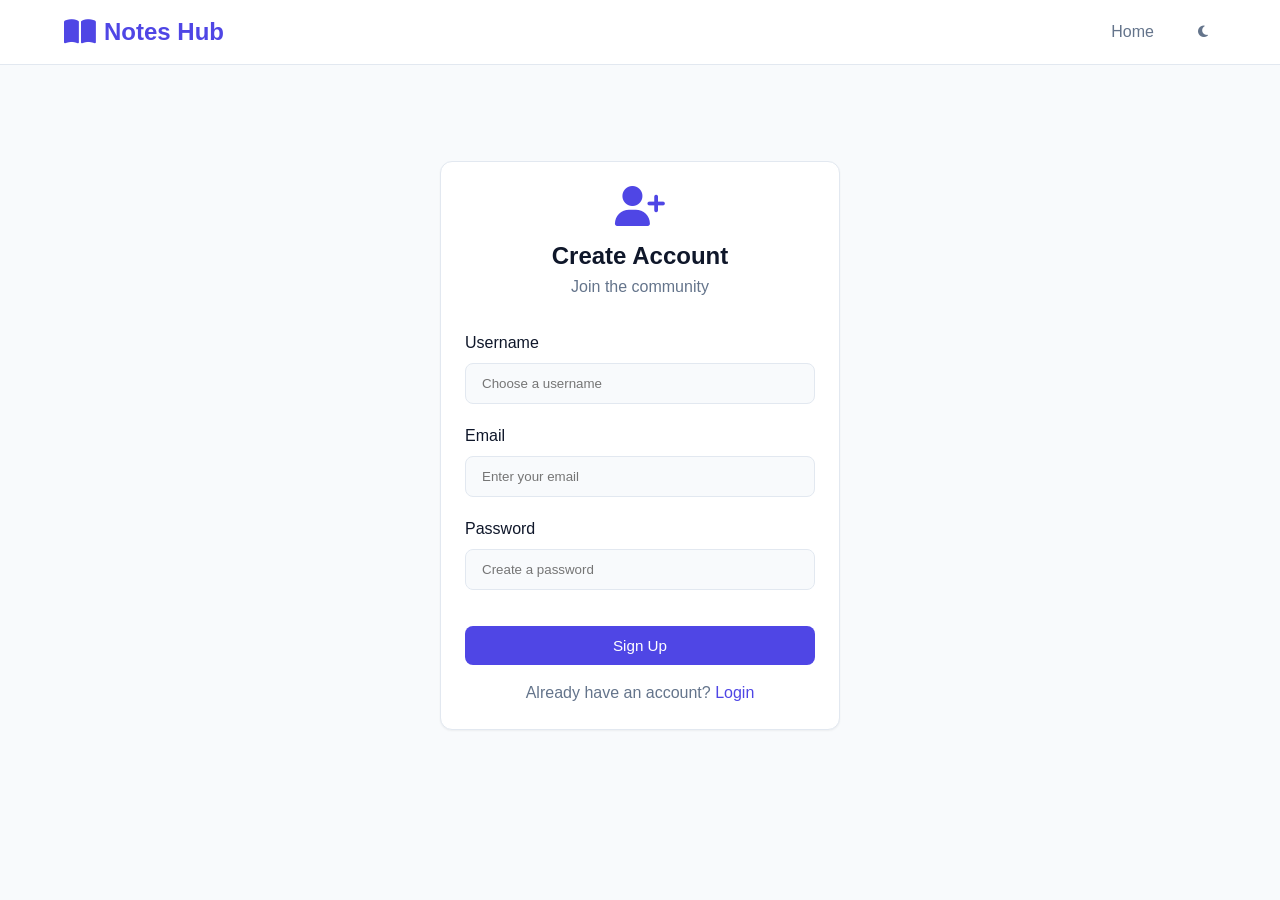
<file: signup.html>
<!DOCTYPE html>
<html lang="en">

<head>
  <meta charset="UTF-8">
  <meta name="viewport" content="width=device-width, initial-scale=1.0">
  <title>Sign Up - Notes Hub</title>
  <link rel="stylesheet" href="style.css">
  <link rel="stylesheet" href="https://cdnjs.cloudflare.com/ajax/libs/font-awesome/6.4.0/css/all.min.css">
  <style>
    .auth-container {
      max-width: 400px;
      margin: 4rem auto;
    }

    .auth-header {
      text-align: center;
      margin-bottom: 2rem;
    }

    .auth-logo {
      font-size: 2.5rem;
      color: var(--primary-color);
      margin-bottom: 1rem;
    }
  </style>
</head>

<body>
  <nav class="navbar">
    <div class="container nav-container">
      <a href="index.html" class="nav-logo">
        <i class="fas fa-book-open"></i>
        Notes Hub
      </a>
      <div class="nav-links">
        <a href="index.html" class="nav-link">Home</a>
        <button id="theme-toggle" class="btn-icon" title="Toggle Theme">
          <i class="fas fa-moon"></i>
        </button>
      </div>
    </div>
  </nav>

  <main class="main-content container">
    <div class="auth-container card">
      <div class="card-body">
        <div class="auth-header">
          <i class="fas fa-user-plus auth-logo"></i>
          <h2>Create Account</h2>
          <p class="text-muted mt-1">Join the community</p>
        </div>

        <form id="signup-form">
          <div class="form-group">
            <label for="username" class="form-label">Username</label>
            <input type="text" id="username" class="form-control" required placeholder="Choose a username">
          </div>
          <div class="form-group">
            <label for="email" class="form-label">Email</label>
            <input type="email" id="email" class="form-control" required placeholder="Enter your email">
          </div>
          <div class="form-group">
            <label for="password" class="form-label">Password</label>
            <input type="password" id="password" class="form-control" required placeholder="Create a password"
              minlength="6">
          </div>
          <button type="submit" class="btn btn-primary w-full mt-4">Sign Up</button>
        </form>

        <p class="text-center mt-4 text-muted">
          Already have an account? <a href="login.html">Login</a>
        </p>
      </div>
    </div>
  </main>

  <script src="script.js"></script>
  <script>
    document.addEventListener('DOMContentLoaded', () => {
      if (state.currentUser) {
        window.location.href = 'index.html';
      }

      const form = document.getElementById('signup-form');
      form.addEventListener('submit', (e) => {
        e.preventDefault();

        const username = document.getElementById('username').value.trim();
        const email = document.getElementById('email').value.trim();
        const password = document.getElementById('password').value;

        // Basic validation
        if (db.getUserByEmail(email)) {
          showToast('An account with this email already exists', 'error');
          return;
        }
        if (db.getUsers().find(u => u.username.toLowerCase() === username.toLowerCase())) {
          showToast('Username already taken', 'error');
          return;
        }

        const newUser = {
          userId: generateId(),
          username,
          email,
          password,
          joinDate: new Date().toISOString(),
          uploads: 0,
          downloads: 0,
          averageRating: 0, // precomputed for ease
          badges: []
        };

        db.saveUser(newUser);

        // Auto login
        localStorage.setItem('activeUser', newUser.userId);
        state.currentUser = newUser;
        showToast('Account created successfully!', 'success');

        setTimeout(() => {
          window.location.href = 'index.html';
        }, 1000);
      });
    });
  </script>
</body>

</html>
</file>
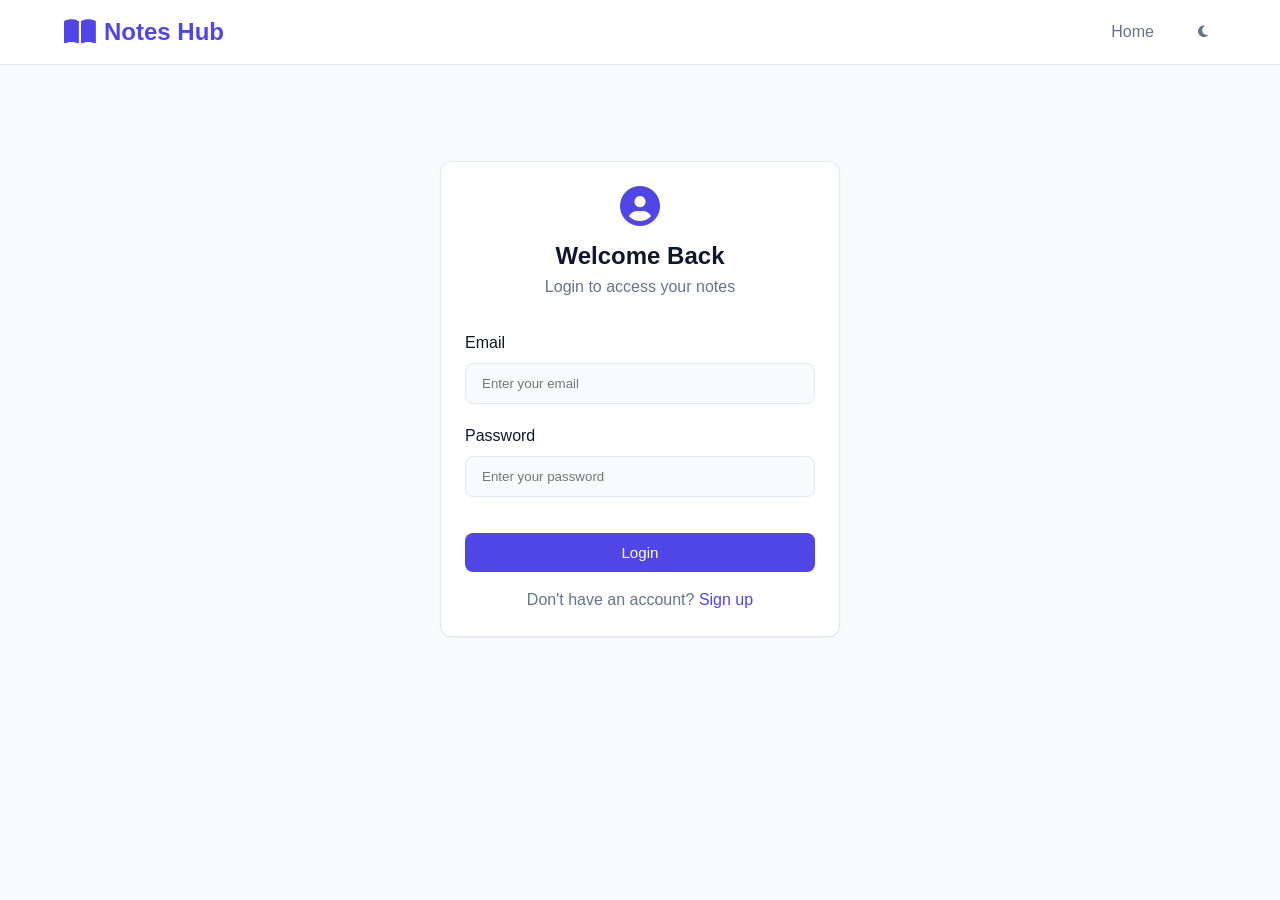
<file: upload.html>
<!DOCTYPE html>
<html lang="en">

<head>
  <meta charset="UTF-8">
  <meta name="viewport" content="width=device-width, initial-scale=1.0">
  <title>Upload Notes - Notes Hub</title>
  <link rel="stylesheet" href="style.css">
  <link rel="stylesheet" href="https://cdnjs.cloudflare.com/ajax/libs/font-awesome/6.4.0/css/all.min.css">
  <style>
    .upload-container {
      max-width: 600px;
      margin: 2rem auto;
    }

    .file-name-display {
      margin-top: 1rem;
      font-weight: 500;
      color: var(--primary-color);
    }
  </style>
</head>

<body>
  <nav class="navbar">
    <div class="container nav-container">
      <a href="index.html" class="nav-logo">
        <i class="fas fa-book-open"></i>
        Notes Hub
      </a>
      <div class="nav-links">
        <a href="index.html" class="nav-link">Home</a>
        <a href="upload.html" class="nav-link active auth-user-only">Upload</a>
        <a href="leaderboard.html" class="nav-link">Leaderboard</a>
        <a href="saved.html" class="nav-link auth-user-only">Saved Notes</a>
        <a href="profile.html" class="nav-link auth-user-only">Profile</a>
        <a href="login.html" class="nav-link auth-guest-only">Login</a>
        <a href="signup.html" class="btn btn-primary auth-guest-only">Sign Up</a>
        <button id="theme-toggle" class="btn-icon" title="Toggle Theme">
          <i class="fas fa-moon"></i>
        </button>
        <button id="logout-btn" class="btn-icon auth-user-only" title="Logout">
          <i class="fas fa-sign-out-alt"></i>
        </button>
      </div>
      <button class="btn-icon mobile-menu-btn">
        <i class="fas fa-bars"></i>
      </button>
    </div>
  </nav>

  <main class="main-content container">
    <div class="upload-container card">
      <div class="card-header">
        <h2><i class="fas fa-cloud-upload-alt text-primary"></i> Upload Notes</h2>
        <p class="text-muted mt-1">Share your knowledge with the community</p>
      </div>
      <div class="card-body">
        <form id="upload-form">
          <div class="form-group">
            <label for="title" class="form-label">Title</label>
            <input type="text" id="title" class="form-control" required placeholder="E.g., Intro to Data Structures">
          </div>
          <div class="form-group">
            <label for="subject" class="form-label">Subject</label>
            <input type="text" id="subject" class="form-control" required placeholder="E.g., Computer Science">
          </div>
          <div class="form-group">
            <label for="description" class="form-label">Description</label>
            <textarea id="description" class="form-control" rows="3" required
              placeholder="Briefly describe what these notes cover"></textarea>
          </div>
          <div class="form-group">
            <label for="tags" class="form-label">Tags (comma separated)</label>
            <input type="text" id="tags" class="form-control" placeholder="E.g., math, calculus, exams">
          </div>

          <div class="form-group">
            <label class="form-label">File</label>
            <div class="drop-zone" id="drop-zone">
              <i class="fas fa-file-upload fa-3x text-muted mb-2"></i>
              <p>Drag and drop your file here or click to browse</p>
              <p class="text-muted mt-1" style="font-size: 0.8rem;">Supported: PDF, Images, Docs (Max
                20MB)</p>
              <input type="file" id="file-input" style="display: none;" accept=".pdf,.doc,.docx,.png,.jpg,.jpeg">
            </div>
            <div id="file-name" class="file-name-display"></div>
            <div class="progress-container" id="progress-container">
              <div class="progress-bar" id="progress-bar"></div>
            </div>
          </div>

          <button type="submit" class="btn btn-primary w-full mt-4" id="submit-btn" disabled>
            Upload Note
          </button>
        </form>
      </div>
    </div>
  </main>

  <script src="script.js"></script>
  <script>
    document.addEventListener('DOMContentLoaded', () => {
      if (!requireAuth()) return; // Protect route

      const dropZone = document.getElementById('drop-zone');
      const fileInput = document.getElementById('file-input');
      const fileNameDisplay = document.getElementById('file-name');
      const submitBtn = document.getElementById('submit-btn');
      const form = document.getElementById('upload-form');
      const progressContainer = document.getElementById('progress-container');
      const progressBar = document.getElementById('progress-bar');

      let selectedFile = null;

      // Handle drag and drop
      ['dragenter', 'dragover', 'dragleave', 'drop'].forEach(eventName => {
        dropZone.addEventListener(eventName, preventDefaults, false);
      });

      function preventDefaults(e) { e.preventDefault(); e.stopPropagation(); }

      ['dragenter', 'dragover'].forEach(eventName => {
        dropZone.addEventListener(eventName, () => dropZone.classList.add('dragover'), false);
      });

      ['dragleave', 'drop'].forEach(eventName => {
        dropZone.addEventListener(eventName, () => dropZone.classList.remove('dragover'), false);
      });

      dropZone.addEventListener('drop', handleDrop, false);
      dropZone.addEventListener('click', () => fileInput.click());
      fileInput.addEventListener('change', (e) => handleFiles(e.target.files));

      function handleDrop(e) {
        const dt = e.dataTransfer;
        handleFiles(dt.files);
      }

      function handleFiles(files) {
        if (files.length > 0) {
          const file = files[0];

          // Size check (20MB)
          if (file.size > 20 * 1024 * 1024) {
            showToast('File size exceeds 20MB limit', 'error');
            return;
          }

          selectedFile = file;
          fileNameDisplay.innerHTML = `<i class="fas fa-file"></i> ${file.name} (${(file.size / 1024 / 1024).toFixed(2)} MB)`;
          submitBtn.disabled = false;
        }
      }

      form.addEventListener('submit', async (e) => {
        e.preventDefault();
        if (!selectedFile) {
          showToast('Please select a file to upload', 'error');
          return;
        }

        const title = document.getElementById('title').value.trim();
        const subject = document.getElementById('subject').value.trim();
        const description = document.getElementById('description').value.trim();
        const tagsInput = document.getElementById('tags').value;
        const tags = tagsInput ? tagsInput.split(',').map(t => t.trim()).filter(t => t.length > 0) : [];

        submitBtn.disabled = true;
        submitBtn.innerHTML = '<span class="loader" style="width:16px;height:16px;border-width:2px;margin-right:8px;"></span> Uploading...';
        progressContainer.style.display = 'block';

        // Simulate upload progress animation
        for (let i = 0; i <= 100; i += 10) {
          progressBar.style.width = `${i}%`;
          await new Promise(r => setTimeout(r, 100)); // Sleep
        }

        try {
          const fileId = generateId();
          const noteId = generateId();

          // Save binary to IndexedDB
          await fileDB.saveFile(fileId, selectedFile);

          // Build metadata node
          const newNote = {
            noteId,
            fileId, // Ref to IDB
            fileName: selectedFile.name,
            fileType: selectedFile.type,
            title,
            subject,
            description,
            tags,
            uploaderId: state.currentUser.userId,
            uploaderName: state.currentUser.username,
            uploadDate: new Date().toISOString(),
            downloadCount: 0,
            averageRating: 0,
            ratingCount: 0,
            comments: 0 // Count of comments
          };

          // Save Meta
          db.saveNote(newNote);

          // Update user stats
          const u = db.getUserById(state.currentUser.userId);
          u.uploads += 1;
          db.updateUser(u);
          checkAndAwardBadges(u.userId);

          showToast('Note uploaded successfully!', 'success');

          setTimeout(() => {
            window.location.href = 'index.html';
          }, 1500);

        } catch (err) {
          console.error(err);
          showToast('Failed to save file to local database', 'error');
          submitBtn.disabled = false;
          submitBtn.innerHTML = 'Upload Note';
          progressContainer.style.display = 'none';
        }
      });
    });
  </script>
</body>

</html>
</file>
<file: style.css>
/* --- variables & theme --- */
:root {
  /* Light Theme Colors */
  --bg-color: #f8fafc;
  --surface-color: #ffffff;
  --surface-hover: #f1f5f9;

  --primary-color: #4f46e5;
  --primary-hover: #4338ca;
  --primary-light: #e0e7ff;

  --text-main: #0f172a;
  --text-muted: #64748b;

  --border-color: #e2e8f0;
  --border-hover: #cbd5e1;

  --danger-color: #ef4444;
  --danger-hover: #dc2626;
  --success-color: #10b981;
  --warning-color: #f59e0b;

  --shadow-sm: 0 1px 2px 0 rgb(0 0 0 / 0.05);
  --shadow-md: 0 4px 6px -1px rgb(0 0 0 / 0.1), 0 2px 4px -2px rgb(0 0 0 / 0.1);
  --shadow-lg: 0 10px 15px -3px rgb(0 0 0 / 0.1), 0 4px 6px -4px rgb(0 0 0 / 0.1);

  --radius-sm: 0.375rem;
  --radius-md: 0.5rem;
  --radius-lg: 0.75rem;
  --radius-full: 9999px;

  --font-family: 'Inter', -apple-system, BlinkMacSystemFont, "Segoe UI", Roboto, Helvetica, Arial, sans-serif;
  --transition-fast: 150ms ease;
  --transition-normal: 250ms ease;
}

[data-theme='dark'] {
  /* Dark Theme Colors */
  --bg-color: #0f172a;
  --surface-color: #1e293b;
  --surface-hover: #334155;

  --primary-color: #6366f1;
  --primary-hover: #818cf8;
  --primary-light: #3730a3;

  --text-main: #f8fafc;
  --text-muted: #94a3b8;

  --border-color: #334155;
  --border-hover: #475569;

  --shadow-md: 0 4px 6px -1px rgb(0 0 0 / 0.5), 0 2px 4px -2px rgb(0 0 0 / 0.5);
  --shadow-lg: 0 10px 15px -3px rgb(0 0 0 / 0.5), 0 4px 6px -4px rgb(0 0 0 / 0.5);
}

/* --- Base --- */
*,
*::before,
*::after {
  box-sizing: border-box;
  margin: 0;
  padding: 0;
}

body {
  font-family: var(--font-family);
  background-color: var(--bg-color);
  color: var(--text-main);
  line-height: 1.5;
  transition: background-color var(--transition-normal), color var(--transition-normal);
  min-height: 100vh;
  display: flex;
  flex-direction: column;
}

a {
  color: var(--primary-color);
  text-decoration: none;
  transition: color var(--transition-fast);
}

a:hover {
  color: var(--primary-hover);
}

ul {
  list-style: none;
}

button {
  cursor: pointer;
  font-family: inherit;
}

input,
textarea,
select {
  font-family: inherit;
}

/* --- Typography --- */
h1,
h2,
h3,
h4,
h5,
h6 {
  color: var(--text-main);
  font-weight: 600;
  line-height: 1.2;
}

/* --- Layout --- */
.container {
  width: 100%;
  max-width: 1200px;
  margin: 0 auto;
  padding: 0 1.5rem;
}

.main-content {
  flex: 1;
  padding: 2rem 0;
}

/* --- Navbar --- */
.navbar {
  background-color: var(--surface-color);
  border-bottom: 1px solid var(--border-color);
  position: sticky;
  top: 0;
  z-index: 50;
  transition: background-color var(--transition-normal), border-color var(--transition-normal);
}

.nav-container {
  display: flex;
  justify-content: space-between;
  align-items: center;
  height: 4rem;
}

.nav-logo {
  font-size: 1.5rem;
  font-weight: 700;
  color: var(--primary-color);
  display: flex;
  align-items: center;
  gap: 0.5rem;
}

.nav-logo i {
  font-size: 1.75rem;
}

.nav-links {
  display: flex;
  gap: 1.5rem;
  align-items: center;
}

.nav-link {
  color: var(--text-muted);
  font-weight: 500;
  padding: 0.5rem 0.75rem;
  border-radius: var(--radius-md);
  transition: all var(--transition-fast);
  display: flex;
  align-items: center;
  gap: 0.5rem;
}

.nav-link:hover,
.nav-link.active {
  color: var(--primary-color);
  background-color: var(--primary-light);
}

.btn-icon {
  background: transparent;
  border: none;
  color: var(--text-muted);
  padding: 0.5rem;
  border-radius: var(--radius-full);
  display: flex;
  align-items: center;
  justify-content: center;
  transition: background-color var(--transition-fast), color var(--transition-fast);
}

.btn-icon:hover {
  background-color: var(--surface-hover);
  color: var(--text-main);
}

.mobile-menu-btn {
  display: none;
}

/* --- Buttons --- */
.btn {
  display: inline-flex;
  align-items: center;
  justify-content: center;
  gap: 0.5rem;
  padding: 0.625rem 1.25rem;
  font-weight: 500;
  border-radius: var(--radius-md);
  border: 1px solid transparent;
  transition: all var(--transition-fast);
  font-size: 0.95rem;
}

.btn-primary {
  background-color: var(--primary-color);
  color: white;
}

.btn-primary:hover {
  background-color: var(--primary-hover);
  color: white;
  transform: translateY(-1px);
  box-shadow: var(--shadow-md);
}

.btn-secondary {
  background-color: var(--surface-color);
  color: var(--text-main);
  border-color: var(--border-color);
}

.btn-secondary:hover {
  background-color: var(--surface-hover);
  border-color: var(--border-hover);
}

.btn-danger {
  background-color: var(--danger-color);
  color: white;
}

.btn-danger:hover {
  background-color: var(--danger-hover);
}

/* --- Cards --- */
.card {
  background-color: var(--surface-color);
  border-radius: var(--radius-lg);
  border: 1px solid var(--border-color);
  box-shadow: var(--shadow-sm);
  overflow: hidden;
  transition: transform var(--transition-normal), box-shadow var(--transition-normal);
}

.card:hover {
  transform: translateY(-4px);
  box-shadow: var(--shadow-lg);
}

.card-header {
  padding: 1.5rem;
  border-bottom: 1px solid var(--border-color);
}

.card-body {
  padding: 1.5rem;
}

.card-footer {
  padding: 1rem 1.5rem;
  background-color: var(--surface-hover);
  border-top: 1px solid var(--border-color);
  display: flex;
  justify-content: space-between;
  align-items: center;
}

/* Note Card specific */
.note-card {
  display: flex;
  flex-direction: column;
  height: 100%;
}

.note-card .card-body {
  flex: 1;
  display: flex;
  flex-direction: column;
}

.note-title {
  font-size: 1.25rem;
  margin-bottom: 0.5rem;
  display: -webkit-box;
  -webkit-line-clamp: 2;
  -webkit-box-orient: vertical;
  overflow: hidden;
}

.note-meta {
  display: flex;
  align-items: center;
  gap: 1rem;
  color: var(--text-muted);
  font-size: 0.875rem;
  margin-bottom: 1rem;
}

.note-tags {
  display: flex;
  flex-wrap: wrap;
  gap: 0.5rem;
  margin-top: auto;
  margin-bottom: 1rem;
}

.tag {
  background-color: var(--primary-light);
  color: var(--primary-color);
  padding: 0.25rem 0.75rem;
  border-radius: var(--radius-full);
  font-size: 0.75rem;
  font-weight: 600;
}

/* --- Forms --- */
.form-group {
  margin-bottom: 1.25rem;
}

.form-label {
  display: block;
  font-weight: 500;
  margin-bottom: 0.5rem;
  color: var(--text-main);
}

.form-control {
  width: 100%;
  padding: 0.75rem 1rem;
  border: 1px solid var(--border-color);
  border-radius: var(--radius-md);
  background-color: var(--bg-color);
  color: var(--text-main);
  transition: border-color var(--transition-fast), box-shadow var(--transition-fast);
}

.form-control:focus {
  outline: none;
  border-color: var(--primary-color);
  box-shadow: 0 0 0 3px rgba(79, 70, 229, 0.2);
}

/* --- Toast Notifications --- */
#toast-container {
  position: fixed;
  bottom: 2rem;
  right: 2rem;
  z-index: 9999;
  display: flex;
  flex-direction: column;
  gap: 0.75rem;
}

.toast {
  background-color: var(--surface-color);
  color: var(--text-main);
  padding: 1rem 1.5rem;
  border-radius: var(--radius-md);
  box-shadow: var(--shadow-lg);
  border-left: 4px solid var(--primary-color);
  display: flex;
  align-items: center;
  gap: 0.75rem;
  animation: slideIn 0.3s ease forwards;
  max-width: 350px;
}

.toast.success {
  border-left-color: var(--success-color);
}

.toast.error {
  border-left-color: var(--danger-color);
}

.toast.warning {
  border-left-color: var(--warning-color);
}

@keyframes slideIn {
  from {
    transform: translateX(100%);
    opacity: 0;
  }

  to {
    transform: translateX(0);
    opacity: 1;
  }
}

@keyframes fadeOut {
  from {
    transform: translateX(0);
    opacity: 1;
  }

  to {
    transform: translateX(100%);
    opacity: 0;
  }
}

/* --- Utilities --- */
.text-center {
  text-align: center;
}

.text-muted {
  color: var(--text-muted);
}

.text-primary {
  color: var(--primary-color);
}

.mt-1 {
  margin-top: 0.25rem;
}

.mt-2 {
  margin-top: 0.5rem;
}

.mt-4 {
  margin-top: 1rem;
}

.mb-1 {
  margin-bottom: 0.25rem;
}

.mb-2 {
  margin-bottom: 0.5rem;
}

.mb-4 {
  margin-bottom: 1rem;
}

.mb-8 {
  margin-bottom: 2rem;
}

.w-full {
  width: 100%;
}

.grid {
  display: grid;
}

.grid-cols-1 {
  grid-template-columns: repeat(1, minmax(0, 1fr));
}

.grid-cols-2 {
  grid-template-columns: repeat(2, minmax(0, 1fr));
}

.grid-cols-3 {
  grid-template-columns: repeat(3, minmax(0, 1fr));
}

.gap-4 {
  gap: 1rem;
}

.gap-6 {
  gap: 1.5rem;
}

/* Responsive adjustments */
@media (max-width: 768px) {
  .nav-links {
    display: none;
    position: absolute;
    top: 100%;
    left: 0;
    right: 0;
    background-color: var(--surface-color);
    flex-direction: column;
    padding: 1rem;
    border-bottom: 1px solid var(--border-color);
    box-shadow: var(--shadow-md);
  }

  .nav-links.show {
    display: flex;
  }

  .mobile-menu-btn {
    display: block;
  }

  .grid-cols-2,
  .grid-cols-3 {
    grid-template-columns: 1fr;
  }
}

/* Loading Spinner */
.loader {
  border: 3px solid var(--border-color);
  border-top: 3px solid var(--primary-color);
  border-radius: 50%;
  width: 24px;
  height: 24px;
  animation: spin 1s linear infinite;
  display: inline-block;
}

@keyframes spin {
  0% {
    transform: rotate(0deg);
  }

  100% {
    transform: rotate(360deg);
  }
}

/* Modal */
.modal-overlay {
  position: fixed;
  top: 0;
  left: 0;
  right: 0;
  bottom: 0;
  background-color: rgba(0, 0, 0, 0.5);
  display: flex;
  align-items: center;
  justify-content: center;
  z-index: 1000;
  opacity: 0;
  visibility: hidden;
  transition: all var(--transition-normal);
  backdrop-filter: blur(4px);
}

.modal-overlay.active {
  opacity: 1;
  visibility: visible;
}

.modal-content {
  background-color: var(--surface-color);
  border-radius: var(--radius-lg);
  width: 90%;
  max-width: 800px;
  max-height: 90vh;
  box-shadow: var(--shadow-lg);
  transform: scale(0.95);
  transition: transform var(--transition-normal);
  display: flex;
  flex-direction: column;
}

.modal-overlay.active .modal-content {
  transform: scale(1);
}

.modal-header {
  padding: 1.5rem;
  border-bottom: 1px solid var(--border-color);
  display: flex;
  justify-content: space-between;
  align-items: center;
}

.modal-body {
  padding: 1.5rem;
  overflow-y: auto;
  flex: 1;
}

/* Drag & Drop Zone */
.drop-zone {
  border: 2px dashed var(--border-hover);
  border-radius: var(--radius-lg);
  padding: 3rem 1.5rem;
  text-align: center;
  background-color: var(--bg-color);
  transition: all var(--transition-fast);
  cursor: pointer;
}

.drop-zone:hover,
.drop-zone.dragover {
  border-color: var(--primary-color);
  background-color: var(--primary-light);
}

/* Progress bar */
.progress-container {
  width: 100%;
  height: 0.5rem;
  background-color: var(--border-color);
  border-radius: var(--radius-full);
  overflow: hidden;
  margin-top: 1rem;
  display: none;
}

.progress-bar {
  height: 100%;
  background-color: var(--primary-color);
  width: 0%;
  transition: width 0.3s ease;
}

/* Badge specific */
.badge {
  display: inline-flex;
  align-items: center;
  justify-content: center;
  gap: 0.25rem;
  padding: 0.5rem 0.75rem;
  border-radius: var(--radius-full);
  font-size: 0.875rem;
  font-weight: 600;
  background-color: var(--warning-color);
  color: white;
}
</file>
